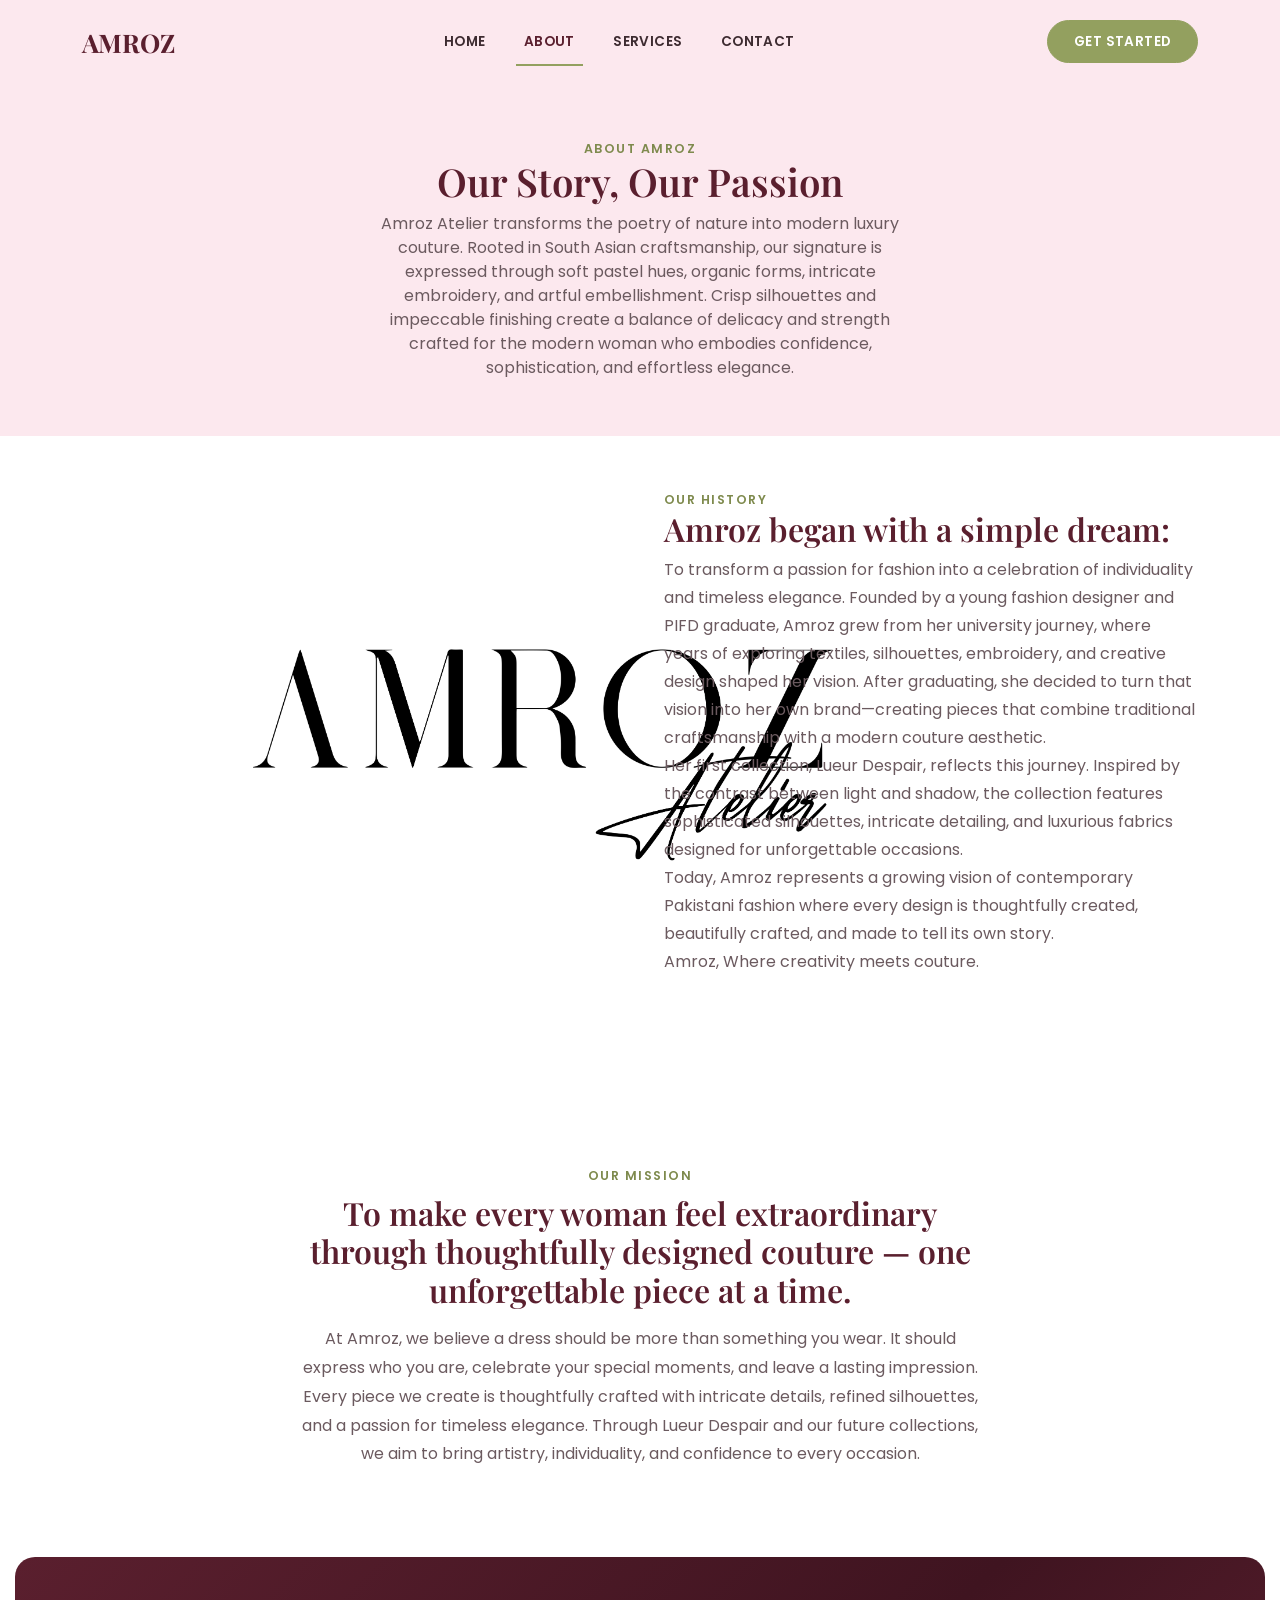
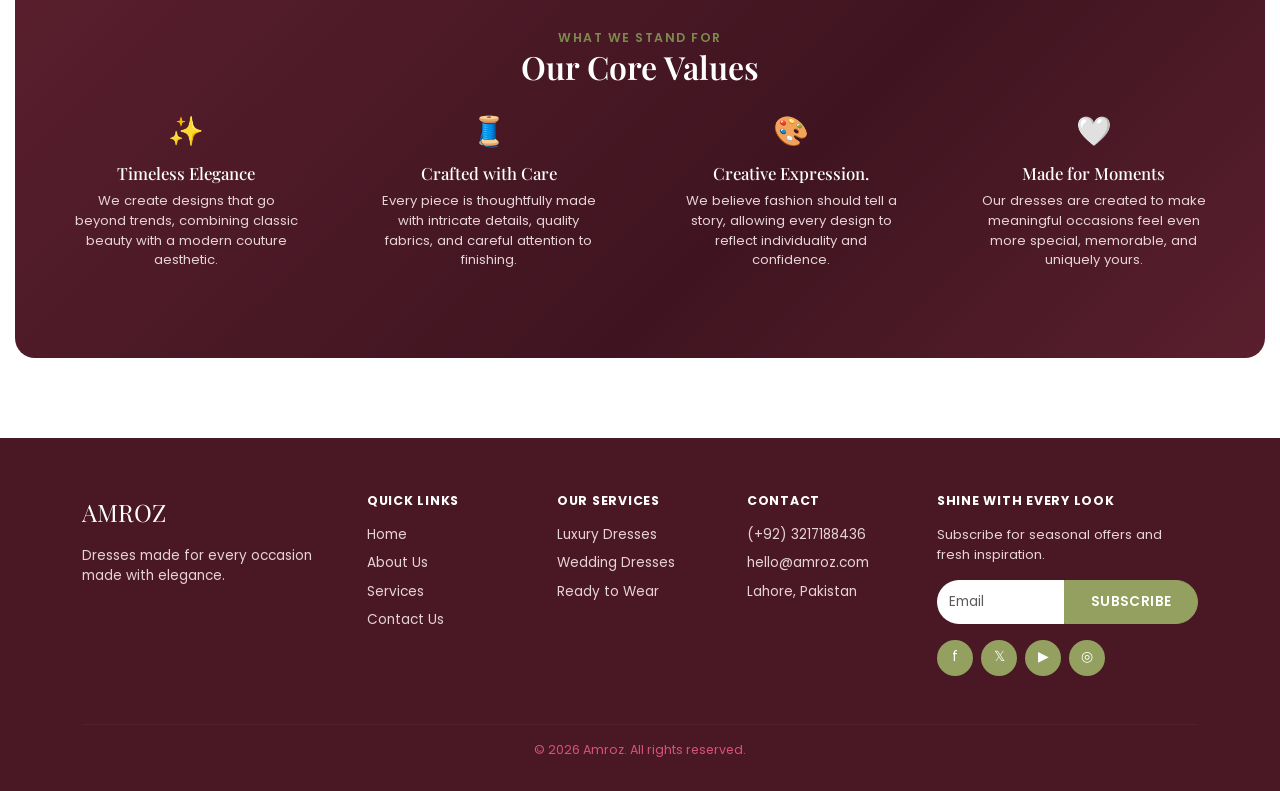
<file: about.html>
<!DOCTYPE html>
<html lang="en">
<head>
<meta charset="UTF-8">
<meta name="viewport" content="width=device-width, initial-scale=1.0">
<title>AMROZ | About Us - Our Story, Team &amp; Values</title>
<link rel="preconnect" href="https://fonts.googleapis.com">
<link href="https://fonts.googleapis.com/css2?family=Playfair+Display:wght@500;600;700&family=Poppins:wght@400;500;600;700&display=swap" rel="stylesheet">
<link href="https://cdn.jsdelivr.net/npm/bootstrap@5.3.3/dist/css/bootstrap.min.css" rel="stylesheet">
<link rel="stylesheet" href="style.css">
<link rel="stylesheet" href="index.html">
<link rel="stylesheet" href="services.html">
<link rel="stylesheet" href="contact.html">
</head>
<body>

<!-- NAVBAR -->
<nav class="navbar navbar-expand-lg navbar-fleura">
  <div class="container d-flex align-items-center justify-content-between">
    <a class="brand navbar-brand" href="index.html">AMROZ</a>
    <button class="navbar-toggler" type="button" data-bs-toggle="collapse" data-bs-target="#navMenu" aria-controls="navMenu" aria-label="Toggle navigation">
      <span class="navbar-toggler-icon"></span>
    </button>
    <div class="collapse navbar-collapse" id="navMenu">
      <ul class="navbar-nav mx-auto text-uppercase">
        <li class="nav-item"><a class="nav-link" href="index.html">Home</a></li>
        <li class="nav-item"><a class="nav-link active" href="about.html">About</a></li>
        <li class="nav-item"><a class="nav-link" href="services.html">Services</a></li>
        <li class="nav-item"><a class="nav-link" href="contact.html">Contact</a></li>
      </ul>
    </div>
    <a href="contact.html" class="btn btn-olive d-none d-lg-inline-block text-uppercase">Get Started</a>
  </div>
</nav>

<!-- PAGE HEADER -->
<header class="page-header">
  <div class="eyebrow">ABOUT AMROZ</div>
  <h1>Our Story, Our Passion</h1>
  <p>Amroz Atelier transforms the poetry of nature into modern luxury couture. Rooted in South Asian craftsmanship, our signature is expressed through soft pastel hues, organic forms, intricate embroidery, and artful embellishment. Crisp silhouettes and impeccable finishing create a balance of delicacy and strength crafted for the modern woman who embodies confidence, sophistication, and effortless elegance.</p>
</header>

<!-- BUSINESS HISTORY -->
<section class="story-block">
  <div class="container">
    <div class="row g-5 align-items-center">
      <div class="col-lg-6">
        <img class="main-img" src="Screenshot 2026-09-27 000924.png" alt="AMROZ Logo">
      </div>
      <div class="col-lg-6">
        <div class="eyebrow">OUR HISTORY</div>
        <h2>Amroz began with a simple dream:</h2>
        <p>To transform a passion for fashion into a celebration of individuality and timeless elegance.
Founded by a young fashion designer and PIFD graduate, Amroz grew from her university journey, where years of exploring textiles, silhouettes, embroidery, and creative design shaped her vision. After graduating, she decided to turn that vision into her own brand—creating pieces that combine traditional craftsmanship with a modern couture aesthetic.
<br>
Her first collection, Lueur Despair, reflects this journey. Inspired by the contrast between light and shadow, the collection features sophisticated silhouettes, intricate detailing, and luxurious fabrics designed for unforgettable occasions.
<br>
Today, Amroz represents a growing vision of contemporary Pakistani fashion where every design is thoughtfully created, beautifully crafted, and made to tell its own story.
<br>
Amroz, Where creativity meets couture.</p>
      </div>
    </div>
  </div>
</section>

<!-- MISSION -->
<section class="mission-section">
  <div class="container">
    <span class="eyebrow">OUR MISSION</span>
    <h2>To make every woman feel extraordinary through thoughtfully designed couture — one unforgettable piece at a time.</h2>
    <p>At Amroz, we believe a dress should be more than something you wear. It should express who you are, celebrate your special moments, and leave a lasting impression.
<br>
Every piece we create is thoughtfully crafted with intricate details, refined silhouettes, and a passion for timeless elegance. Through Lueur Despair and our future collections, we aim to bring artistry, individuality, and confidence to every occasion.</p>
  </div>
</section>

<!-- VALUES -->
<section class="values-section">
  <div class="eyebrow">WHAT WE STAND FOR</div>
  <h2 class="mb-4">Our Core Values</h2>
  <div class="row g-4 justify-content-center">
    <div class="col-6 col-md-3">
      <div class="value-card">
        <div class="v-icon">✨</div>
        <h5> Timeless Elegance</h5>
        <p>We create designs that go beyond trends, combining classic beauty with a modern couture aesthetic.</p>
      </div>
    </div>
    <div class="col-6 col-md-3">
      <div class="value-card">
        <div class="v-icon">🧵</div>
        <h5> Crafted with Care</h5>
        <p> Every piece is thoughtfully made with intricate details, quality fabrics, and careful attention to finishing.</p>
      </div>
    </div>
    <div class="col-6 col-md-3">
      <div class="value-card">
        <div class="v-icon">🎨</div>
        <h5> Creative Expression.</h5>
        <p> We believe fashion should tell a story, allowing every design to reflect individuality and confidence.</p>
      </div>
    </div>
    <div class="col-6 col-md-3">
      <div class="value-card">
        <div class="v-icon">🤍</div>
        <h5> Made for Moments</h5>
        <p> Our dresses are created to make meaningful occasions feel even more special, memorable, and uniquely yours.</p>
      </div>
    </div>
  </div>
</section>

<!-- FOOTER -->
<footer class="site-footer">
  <div class="container">
    <div class="row g-4 align-items-start">
      <div class="col-lg-3"><div class="brand mb-3">AMROZ</div><p style="font-size:.85rem;color:#e6d3d8;">Dresses made for every occasion made with elegance.</p></div>
      <div class="col-6 col-lg-2">
        <h6>QUICK LINKS</h6>
        <div class="d-flex flex-column gap-2">
          <a href="index.html">Home</a><a href="about.html">About Us</a><a href="services.html">Services</a><a href="contact.html">Contact Us</a>
        </div>
      </div>
      <div class="col-6 col-lg-2">
        <h6>OUR SERVICES</h6>
        <div class="d-flex flex-column gap-2">
          <a href="services.html#luxurydresses">Luxury Dresses</a><a href="services.html#wedding-florals">Wedding Dresses</a><a href="services.html#ready-to-wear">Ready to Wear</a>
        </div>
      </div>
      <div class="col-lg-2">
        <h6>CONTACT</h6>
        <div class="d-flex flex-column gap-2">
          <a href="tel:+922135551234">(+92) 3217188436 </a>
          <a href="mailto:hello@fleura.com">hello@amroz.com</a>
          <span style="font-size:.85rem;color:#e6d3d8;">Lahore, Pakistan</span>
        </div>
      </div>
      <div class="col-lg-3">
        <h6>SHINE WITH EVERY LOOK</h6>
        <p style="font-size:.82rem;color:#e6d3d8;">Subscribe for seasonal offers and fresh inspiration.</p>
        <form class="subscribe-form d-flex">
          <input type="email" class="form-control" placeholder="Email" required>
          <button class="btn btn-olive subscribe-btn text-uppercase" type="submit">Subscribe</button>
        </form>
        <div class="subscribe-msg small mt-2 d-none" style="color:#44052c;"></div>
        <div class="d-flex gap-2 mt-3">
          <a class="social-icon" href="https://www.facebook.com" target="_blank" rel="noopener">f</a>
          <a class="social-icon" href="https://www.twitter.com" target="_blank" rel="noopener">𝕏</a>
          <a class="social-icon" href="https://www.youtube.com" target="_blank" rel="noopener">▶</a>
          <a class="social-icon" href="https://www.instagram.com" target="_blank" rel="noopener">◎</a>
        </div>
      </div>
    </div>
    <hr class="mt-5">
    <div class="text-center" style="font-size:.78rem;color:#d6527e;">© <span id="footerYear">2026</span> Amroz. All rights reserved.</div>
  </div>
</footer>

<script src="https://cdn.jsdelivr.net/npm/bootstrap@5.3.3/dist/js/bootstrap.bundle.min.js"></script>
<script src="script.js"></script>
</body>
</html>
</file>
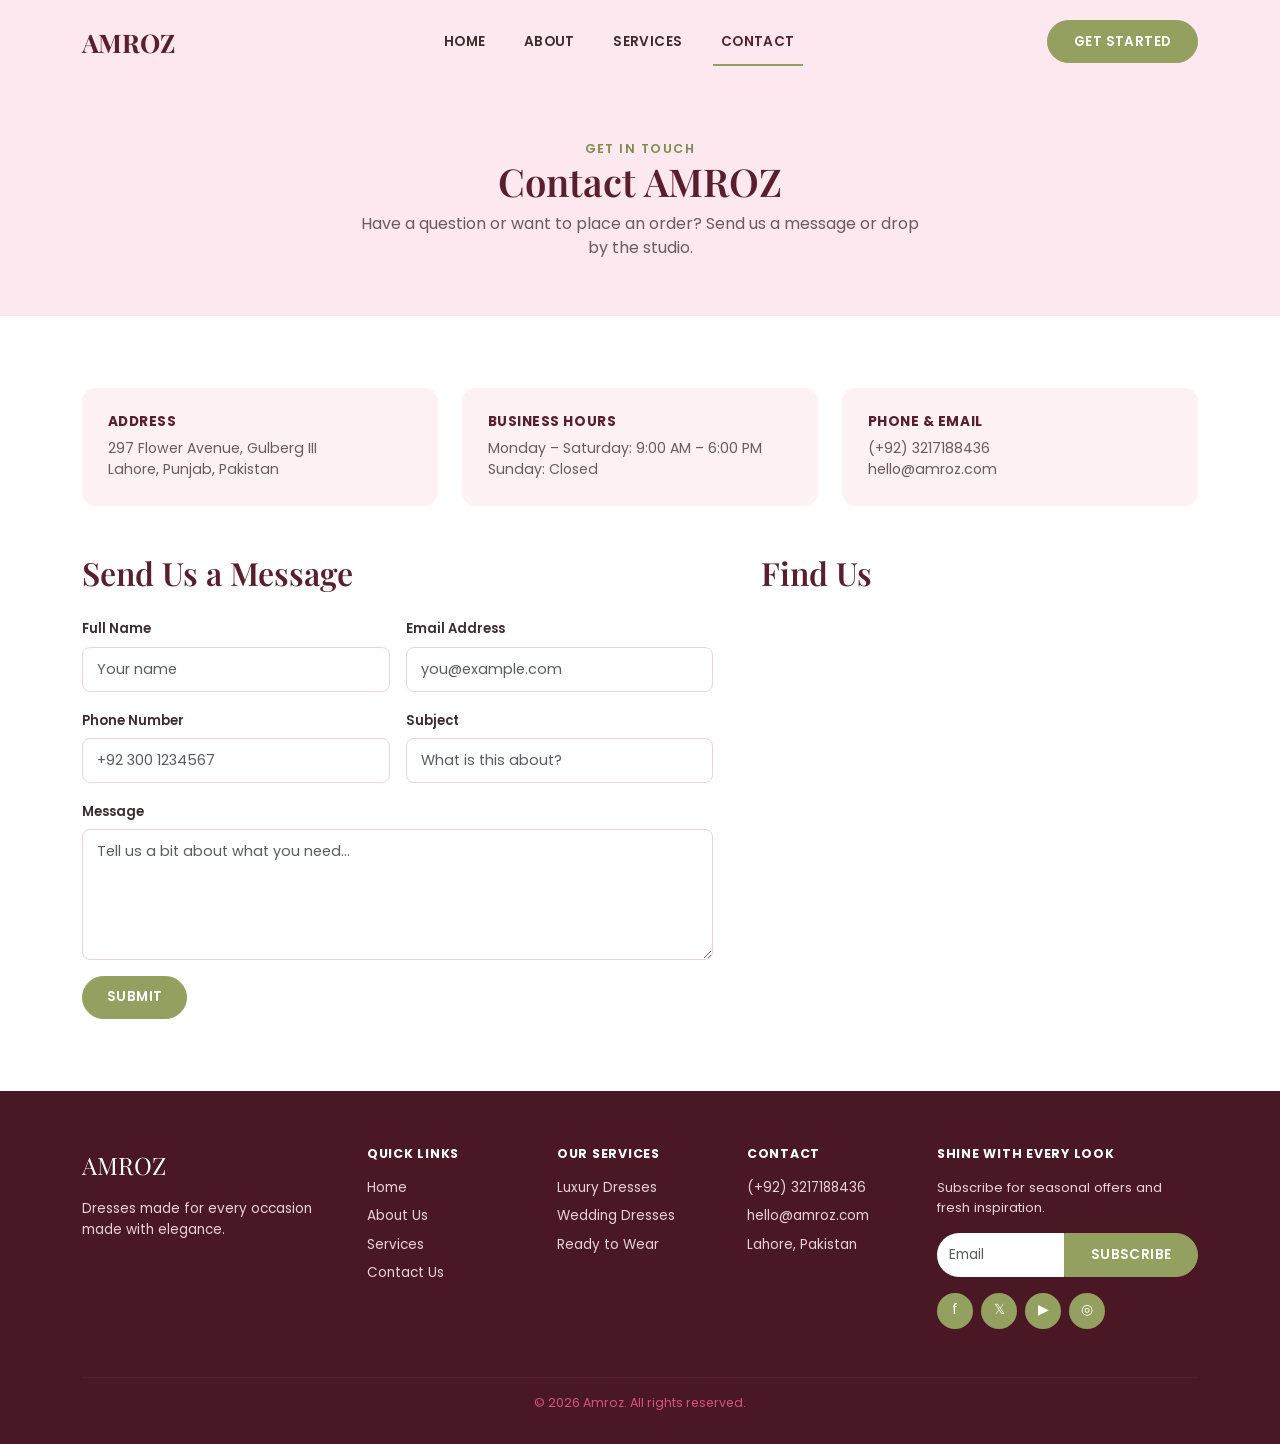
<file: contact.html>
<!DOCTYPE html>
<html lang="en">
<head>
<meta charset="UTF-8">
<meta name="viewport" content="width=device-width, initial-scale=1.0">
<title>AMROZ | Contact Us - Get In Touch</title>
<link rel="preconnect" href="https://fonts.googleapis.com">
<link href="https://fonts.googleapis.com/css2?family=Playfair+Display:wght@500;600;700&family=Poppins:wght@400;500;600;700&display=swap" rel="stylesheet">
<link href="https://cdn.jsdelivr.net/npm/bootstrap@5.3.3/dist/css/bootstrap.min.css" rel="stylesheet">
<link rel="stylesheet" href="style.css">
<link rel="stylesheet" href="index.html">
<link rel="stylesheet" href="about.html">
<link rel="stylesheet" href="services.html">
</head>
<body>

<!-- NAVBAR -->
<nav class="navbar navbar-expand-lg navbar-fleura">
  <div class="container d-flex align-items-center justify-content-between">
    <a class="brand navbar-brand" href="index.html">AMROZ</a>
    <button class="navbar-toggler" type="button" data-bs-toggle="collapse" data-bs-target="#navMenu" aria-controls="navMenu" aria-label="Toggle navigation">
      <span class="navbar-toggler-icon"></span>
    </button>
    <div class="collapse navbar-collapse" id="navMenu">
      <ul class="navbar-nav mx-auto text-uppercase">
        <li class="nav-item"><a class="nav-link" href="index.html">Home</a></li>
        <li class="nav-item"><a class="nav-link" href="about.html">About</a></li>
        <li class="nav-item"><a class="nav-link" href="services.html">Services</a></li>
        <li class="nav-item"><a class="nav-link active" href="contact.html">Contact</a></li>
      </ul>
    </div>
    <a href="contact.html" class="btn btn-olive d-none d-lg-inline-block text-uppercase">Get Started</a>
  </div>
</nav>

<!-- PAGE HEADER -->
<header class="page-header">
  <div class="eyebrow">GET IN TOUCH</div>
  <h1>Contact AMROZ</h1>
  <p>Have a question or want to place an order? Send us a message or drop by the studio.</p>
</header>

<!-- INFO CARDS -->
<section class="contact-section pb-0">
  <div class="container">
    <div class="row g-4 mb-5">
      <div class="col-md-4">
        <div class="info-card">
          <h6>ADDRESS</h6>
          <p>297 Flower Avenue, Gulberg III<br>Lahore, Punjab, Pakistan</p>
        </div>
      </div>
      <div class="col-md-4">
        <div class="info-card">
          <h6>BUSINESS HOURS</h6>
          <p>Monday – Saturday: 9:00 AM – 6:00 PM<br>Sunday: Closed</p>
        </div>
      </div>
      <div class="col-md-4">
        <div class="info-card">
          <h6>PHONE &amp; EMAIL</h6>
          <p>(+92) 3217188436 <br>hello@amroz.com</p>
        </div>
      </div>
    </div>
  </div>
</section>

<!-- CONTACT FORM + MAP -->
<section class="contact-section pt-0">
  <div class="container">
    <div class="row g-5">
      <div class="col-lg-7">
        <h2 class="mb-4">Send Us a Message</h2>
        <div id="contactFormAlert" class="d-none mb-3" role="alert"></div>
        <form class="contact-form row g-3 needs-validation" id="contactForm" novalidate>
          <div class="col-md-6">
            <label for="name" class="form-label">Full Name</label>
            <input type="text" class="form-control" id="name" placeholder="Your name" required>
            <div class="invalid-feedback">Please enter your name.</div>
          </div>
          <div class="col-md-6">
            <label for="email" class="form-label">Email Address</label>
            <input type="email" class="form-control" id="email" placeholder="you@example.com" required>
            <div class="invalid-feedback">Please enter a valid email.</div>
          </div>
          <div class="col-md-6">
            <label for="phone" class="form-label">Phone Number</label>
            <input type="tel" class="form-control" id="phone" placeholder="+92 300 1234567">
          </div>
          <div class="col-md-6">
            <label for="subject" class="form-label">Subject</label>
            <input type="text" class="form-control" id="subject" placeholder="What is this about?" required>
            <div class="invalid-feedback">Please add a subject.</div>
          </div>
          <div class="col-12">
            <label for="message" class="form-label">Message</label>
            <textarea class="form-control" id="message" rows="5" placeholder="Tell us a bit about what you need..." required></textarea>
            <div class="invalid-feedback">Please write a short message.</div>
          </div>
          <div class="col-12">
            <button type="submit" class="btn btn-olive text-uppercase px-4">Submit</button>
          </div>
        </form>
      </div>
      <div class="col-lg-5">
        <h2 class="mb-4">Find Us</h2>
        <div class="map-wrap">
          <iframe src="https://www.google.com/maps?q=Gulberg+III,+Lahore,+Pakistan&output=embed" allowfullscreen="" loading="lazy" referrerpolicy="no-referrer-when-downgrade" title="Fleura studio location in Lahore, Pakistan"></iframe>
        </div>
      </div>
    </div>
  </div>
</section>

<!-- FOOTER -->
 <footer class="site-footer">
  <div class="container">
    <div class="row g-4 align-items-start">
      <div class="col-lg-3"><div class="brand mb-3">AMROZ</div><p style="font-size:.85rem;color:#e6d3d8;">Dresses made for every occasion made with elegance.</p></div>
      <div class="col-6 col-lg-2">
        <h6>QUICK LINKS</h6>
        <div class="d-flex flex-column gap-2">
          <a href="index.html">Home</a><a href="about.html">About Us</a><a href="services.html">Services</a><a href="contact.html">Contact Us</a>
        </div>
      </div>
      <div class="col-6 col-lg-2">
        <h6>OUR SERVICES</h6>
        <div class="d-flex flex-column gap-2">
          <a href="services.html#luxurydresses">Luxury Dresses</a><a href="services.html#wedding-florals">Wedding Dresses</a><a href="services.html#ready-to-wear">Ready to Wear</a>
        </div>
      </div>
      <div class="col-lg-2">
        <h6>CONTACT</h6>
        <div class="d-flex flex-column gap-2">
          <a href="tel:+922135551234">(+92) 3217188436 </a>
          <a href="mailto:hello@fleura.com">hello@amroz.com</a>
          <span style="font-size:.85rem;color:#e6d3d8;">Lahore, Pakistan</span>
        </div>
      </div>
      <div class="col-lg-3">
        <h6>SHINE WITH EVERY LOOK</h6>
        <p style="font-size:.82rem;color:#e6d3d8;">Subscribe for seasonal offers and fresh inspiration.</p>
        <form class="subscribe-form d-flex">
          <input type="email" class="form-control" placeholder="Email" required>
          <button class="btn btn-olive subscribe-btn text-uppercase" type="submit">Subscribe</button>
        </form>
        <div class="subscribe-msg small mt-2 d-none" style="color:#44052c;"></div>
        <div class="d-flex gap-2 mt-3">
          <a class="social-icon" href="https://www.facebook.com" target="_blank" rel="noopener">f</a>
          <a class="social-icon" href="https://www.twitter.com" target="_blank" rel="noopener">𝕏</a>
          <a class="social-icon" href="https://www.youtube.com" target="_blank" rel="noopener">▶</a>
          <a class="social-icon" href="https://www.instagram.com" target="_blank" rel="noopener">◎</a>
        </div>
      </div>
    </div>
    <hr class="mt-5">
    <div class="text-center" style="font-size:.78rem;color:#d6527e;">© <span id="footerYear">2026</span> Amroz. All rights reserved.</div>
  </div>
</footer>

<script src="https://cdn.jsdelivr.net/npm/bootstrap@5.3.3/dist/js/bootstrap.bundle.min.js"></script>
<script src="script.js"></script>
</body>
</html>
</file>
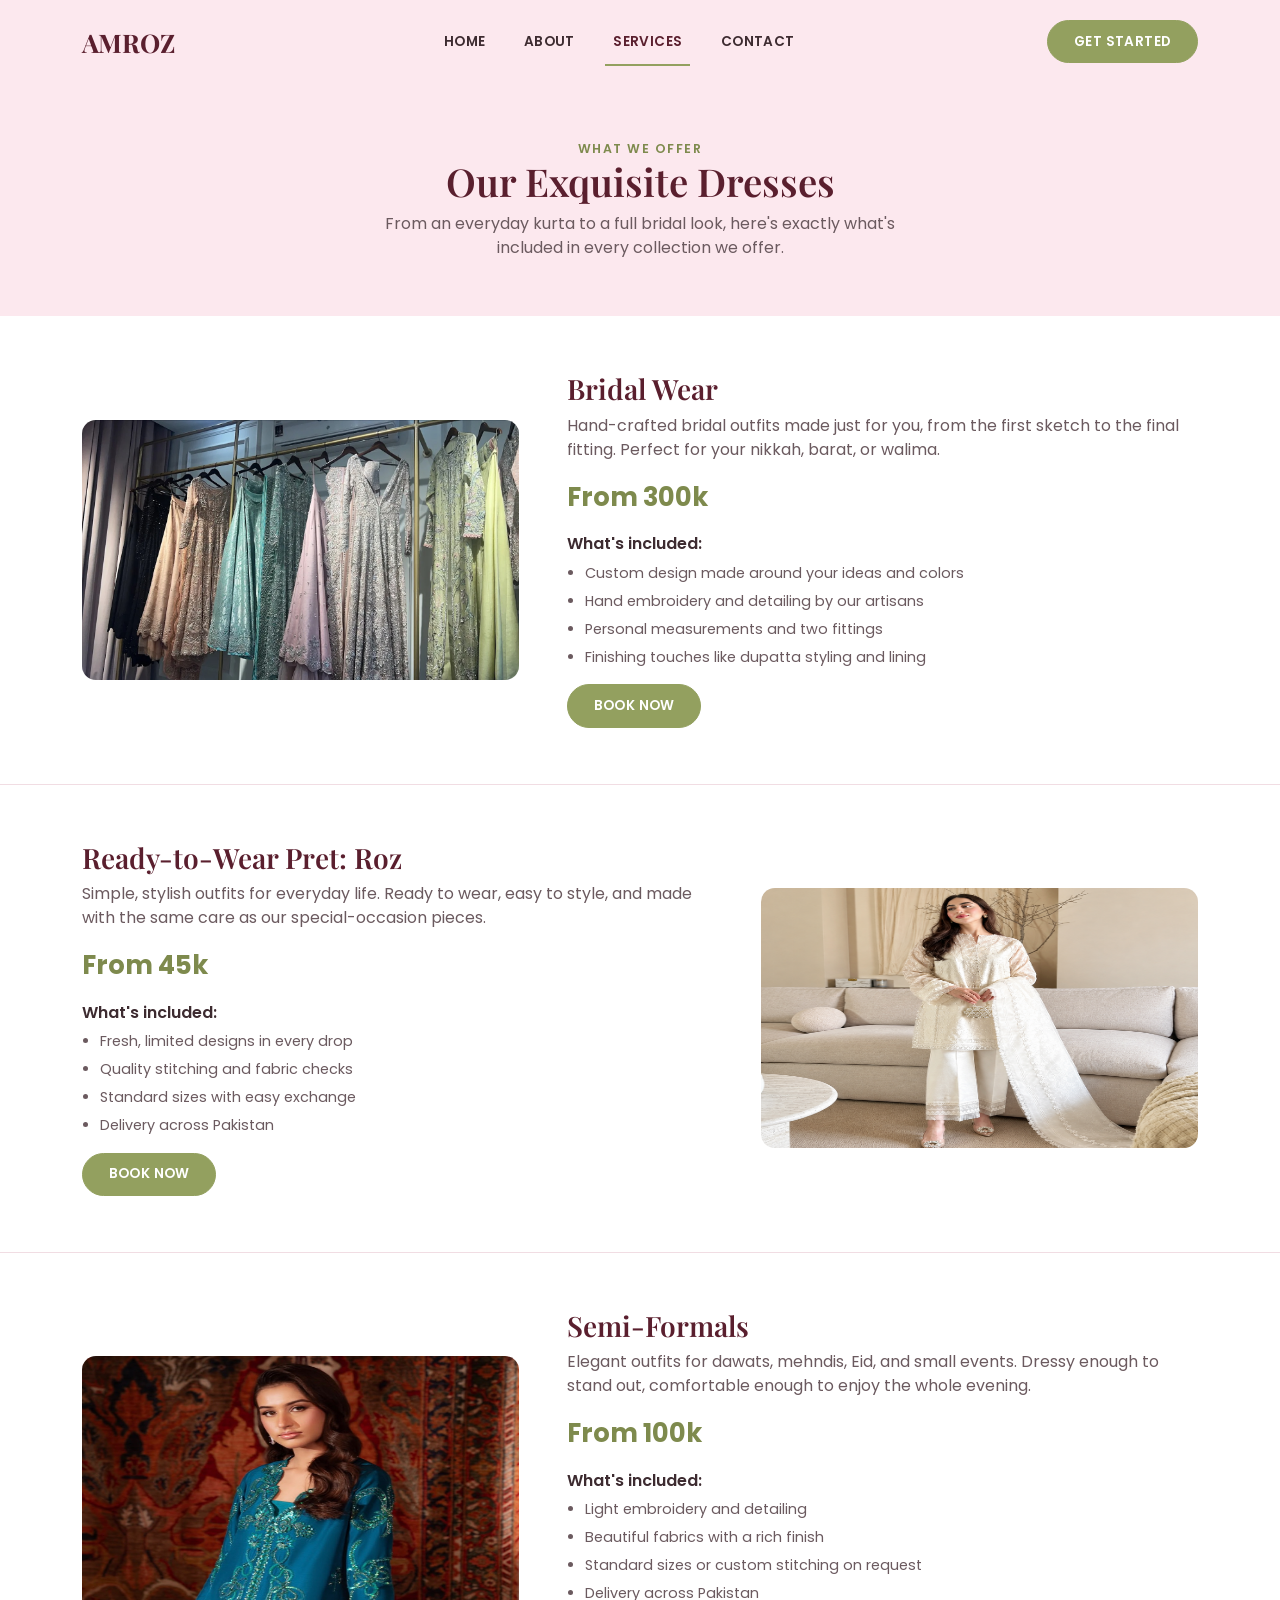
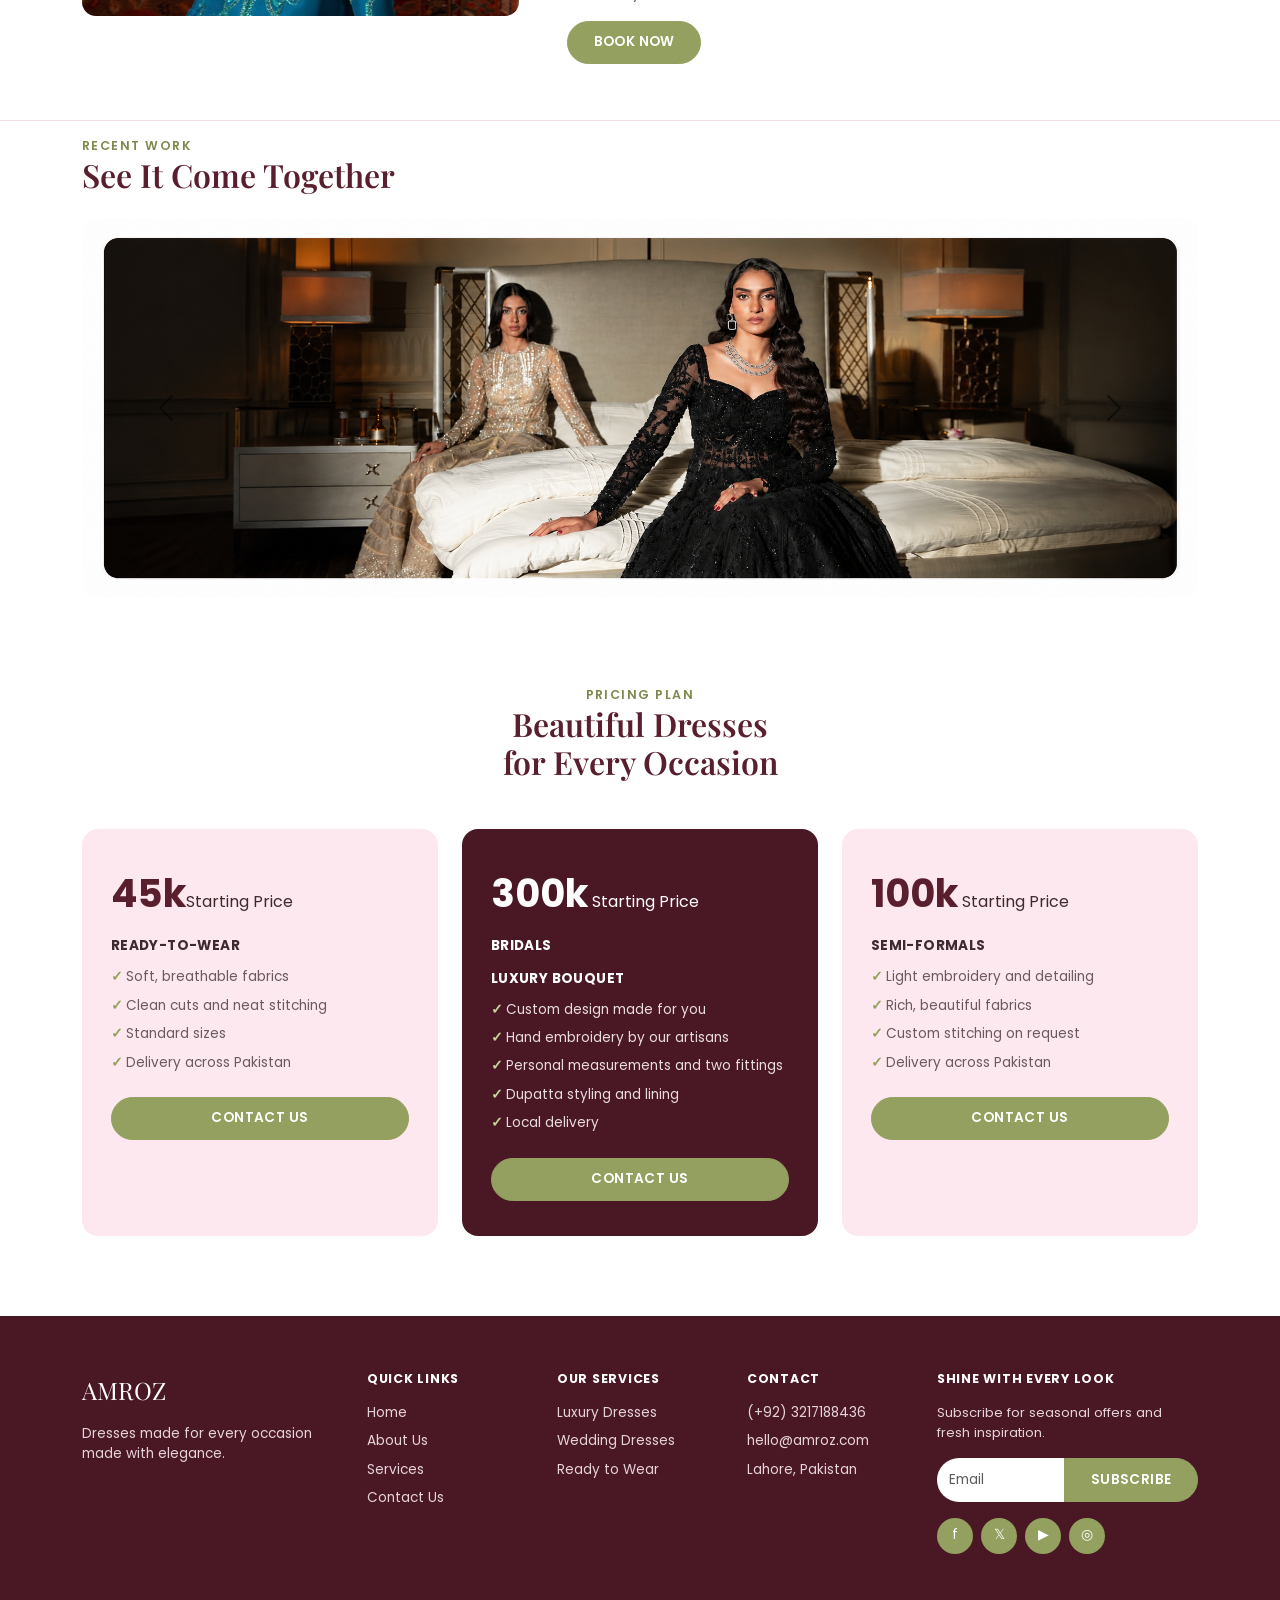
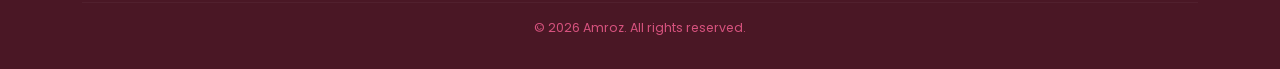
<file: services.html>
<!DOCTYPE html>
<html lang="en">
<head>
<meta charset="UTF-8">
<meta name="viewport" content="width=device-width, initial-scale=1.0">
<title>AMROZ | Services - PRET, Weddings &amp; Semi Formals </title>
<link rel="preconnect" href="https://fonts.googleapis.com">
<link href="https://fonts.googleapis.com/css2?family=Playfair+Display:wght@500;600;700&family=Poppins:wght@400;500;600;700&display=swap" rel="stylesheet">
<link href="https://cdn.jsdelivr.net/npm/bootstrap@5.3.3/dist/css/bootstrap.min.css" rel="stylesheet">
<link rel="stylesheet" href="style.css">
<link rel="stylesheet" href="index.html">
<link rel="stylesheet" href="about.html">
<link rel="stylesheet" href="contact.html">
</head>
<body>

<!-- NAVBAR -->
<nav class="navbar navbar-expand-lg navbar-fleura">
  <div class="container d-flex align-items-center justify-content-between">
    <a class="brand navbar-brand" href="index.html"> AMROZ </a>
    <button class="navbar-toggler" type="button" data-bs-toggle="collapse" data-bs-target="#navMenu" aria-controls="navMenu" aria-label="Toggle navigation">
      <span class="navbar-toggler-icon"></span>
    </button>
    <div class="collapse navbar-collapse" id="navMenu">
      <ul class="navbar-nav mx-auto text-uppercase">
        <li class="nav-item"><a class="nav-link" href="index.html">Home</a></li>
        <li class="nav-item"><a class="nav-link" href="about.html">About</a></li>
        <li class="nav-item"><a class="nav-link active" href="services.html">Services</a></li>
        <li class="nav-item"><a class="nav-link" href="contact.html">Contact</a></li>
      </ul>
    </div>
    <a href="contact.html" class="btn btn-olive d-none d-lg-inline-block text-uppercase">Get Started</a>
  </div>
</nav>

<!-- PAGE HEADER -->
<header class="page-header">
  <div class="eyebrow">WHAT WE OFFER</div>
  <h1>Our Exquisite Dresses</h1>
  <p>From an everyday kurta to a full bridal look, here's exactly what's included in every collection we offer.</p>
</header>

<!-- SERVICE 1 -->
<section class="service-full" id="fresh-bouquets">
  <div class="container">
    <div class="row g-5 align-items-center">
      <div class="col-lg-5">
        <img class="service-thumb" src="ANWiy9TXHrK8Bxd6Fy7hzQwsjoeF6DYd.jpg" alt="Fresh hand-tied bridal Wear">
      </div>
      <div class="col-lg-7">
        <h3>Bridal Wear</h3>
        <p style="color:var(--muted);">Hand-crafted bridal outfits made just for you, from the first sketch to the final fitting. Perfect for your nikkah, barat, or walima.</p>
        <div class="price-tag">From 300k</div>
        <p style="font-weight:600;color:var(--ink);margin-top:1rem;margin-bottom:.4rem;">What's included:</p>
        <ul>
          <li>Custom design made around your ideas and colors
</li>
          <li>Hand embroidery and detailing by our artisans </li>
          <li>Personal measurements and two fittings</li>
          <li>Finishing touches like dupatta styling and lining</li>
        </ul>
        <a href="contact.html" class="btn btn-olive text-uppercase">Book Now</a>
      </div>
    </div>
  </div>
</section>

<!-- SERVICE 2 -->
<section class="service-full" id="wedding-florals">
  <div class="container">
    <div class="row g-5 align-items-center flex-lg-row-reverse">
      <div class="col-lg-5">
        <img class="service-thumb" src="roz.png" alt="Ready to Wear">
      </div>
      <div class="col-lg-7">
        <h3>Ready-to-Wear Pret: Roz</h3>
        <p style="color:var(--muted);">Simple, stylish outfits for everyday life. Ready to wear, easy to style, and made with the same care as our special-occasion pieces.</p>
        <div class="price-tag">From 45k</div>
        <p style="font-weight:600;color:var(--ink);margin-top:1rem;margin-bottom:.4rem;">What's included:</p>
        <ul>
          <li>Fresh, limited designs in every drop</li>
          <li>Quality stitching and fabric checks</li>
          <li>Standard sizes with easy exchange</li>
          <li>Delivery across Pakistan</li>
        </ul>
        <a href="contact.html" class="btn btn-olive text-uppercase">Book Now</a>
      </div>
    </div>
  </div>
</section>

<!-- SERVICE 3 -->
<section class="service-full" id="event-decorations">
  <div class="container">
    <div class="row g-5 align-items-center">
      <div class="col-lg-5">
        <img class="service-thumb" src="evara.jpeg" alt="Event floral installation">
      </div>
      <div class="col-lg-7">
        <h3>Semi-Formals</h3>
        <p style="color:var(--muted);">Elegant outfits for dawats, mehndis, Eid, and small events. Dressy enough to stand out, comfortable enough to enjoy the whole evening.</p>
        <div class="price-tag">From 100k</div>
        <p style="font-weight:600;color:var(--ink);margin-top:1rem;margin-bottom:.4rem;">What's included:</p>
        <ul>
          <li>Light embroidery and detailing</li>
          <li>Beautiful fabrics with a rich finish</li>
          <li>Standard sizes or custom stitching on request </li>
          <li>Delivery across Pakistan</li>
        </ul>
        <a href="contact.html" class="btn btn-olive text-uppercase">Book Now</a>
      </div>
    </div>
  </div>
</section>
<!-- RECENT WORK CAROUSEL -->
<section class="recent-work">
  <div class="container">
    <div class="eyebrow">RECENT WORK</div>
    <h2 class="mb-4">See It Come Together</h2>
    <div id="workCarousel" class="carousel slide" data-bs-ride="carousel">
      <div class="carousel-inner">
        <div class="carousel-item active"><img src="12345.png" alt="Recent wedding projects"></div>
        <div class="carousel-item"><img src="okkkk.png" alt="Recent event decoration project"></div>
        <div class="carousel-item"><img src="weddingggg.png" alt="Recent another project"></div>
      </div>
      <button class="carousel-control-prev" type="button" data-bs-target="#workCarousel" data-bs-slide="prev">
        <span class="carousel-control-prev-icon dark-icon" aria-hidden="true"></span><span class="visually-hidden">Previous</span>
      </button>
      <button class="carousel-control-next" type="button" data-bs-target="#workCarousel" data-bs-slide="next">
        <span class="carousel-control-next-icon dark-icon" aria-hidden="true"></span><span class="visually-hidden">Next</span>
      </button>
    </div>
  </div>
</section>

<!-- PRICING PACKAGES -->
<section class="pricing" id="pricing">
  <div class="container">
    <div class="eyebrow">PRICING PLAN</div>
    <h2 class="mb-5">Beautiful Dresses<br>for Every Occasion</h2>
<!--Card 1-->
    <div class="row g-4">
      <div class="col-md-4">
        <div class="price-card">
    <p><span class="amount">45k</span>Starting Price</p>        
          <h5>READY-TO-WEAR</h5>
          <ul><li>Soft, breathable fabrics</li><li>Clean cuts and neat stitching</li><li>Standard sizes</li><li> Delivery across Pakistan</li></ul>
          <a href="contact.html" class="btn btn-olive w-100 text-uppercase mt-2">Contact Us</a>
        </div>
      </div>
<!--Card 2-->
      <div class="col-md-4">
        <div class="price-card featured">
      <p><span class="amount">300k</span> Starting Price  </p>
       <h5>BRIDALS</h5>
          <h5>LUXURY BOUQUET</h5>
          <ul><li>Custom design made for you</li><li>Hand embroidery by our artisans </li><li> Personal measurements and two fittings</li><li>Dupatta styling and lining</li><li>Local delivery</li></ul>
          <a href="contact.html" class="btn btn-olive w-100 text-uppercase mt-2">Contact Us</a>
        </div>
      </div>
<!--Card 3-->
      <div class="col-md-4">
        <div class="price-card">
          <p><span class="amount">100k</span> Starting Price  </p>
       <h5>SEMI-FORMALS</h5>
          <ul><li>Light embroidery and detailing</li><li> Rich, beautiful fabrics</li><li>Custom stitching on request
</li><li>Delivery across Pakistan</li></ul>
          <a href="contact.html" class="btn btn-olive w-100 text-uppercase mt-2">Contact Us</a>
        </div>
      </div>
    </div>
  </div>
</section>

<!-- FOOTER -->
 <footer class="site-footer">
  <div class="container">
    <div class="row g-4 align-items-start">
      <div class="col-lg-3"><div class="brand mb-3">AMROZ</div><p style="font-size:.85rem;color:#e6d3d8;">Dresses made for every occasion made with elegance.</p></div>
      <div class="col-6 col-lg-2">
        <h6>QUICK LINKS</h6>
        <div class="d-flex flex-column gap-2">
          <a href="index.html">Home</a><a href="about.html">About Us</a><a href="services.html">Services</a><a href="contact.html">Contact Us</a>
        </div>
      </div>
      <div class="col-6 col-lg-2">
        <h6>OUR SERVICES</h6>
        <div class="d-flex flex-column gap-2">
          <a href="services.html#luxurydresses">Luxury Dresses</a><a href="services.html#wedding-florals">Wedding Dresses</a><a href="services.html#ready-to-wear">Ready to Wear</a>
        </div>
      </div>
      <div class="col-lg-2">
        <h6>CONTACT</h6>
        <div class="d-flex flex-column gap-2">
          <a href="tel:+922135551234">(+92) 3217188436 </a>
          <a href="mailto:hello@fleura.com">hello@amroz.com</a>
          <span style="font-size:.85rem;color:#e6d3d8;">Lahore, Pakistan</span>
        </div>
      </div>
      <div class="col-lg-3">
        <h6>SHINE WITH EVERY LOOK</h6>
        <p style="font-size:.82rem;color:#e6d3d8;">Subscribe for seasonal offers and fresh inspiration.</p>
        <form class="subscribe-form d-flex">
          <input type="email" class="form-control" placeholder="Email" required>
          <button class="btn btn-olive subscribe-btn text-uppercase" type="submit">Subscribe</button>
        </form>
        <div class="subscribe-msg small mt-2 d-none" style="color:#44052c;"></div>
        <div class="d-flex gap-2 mt-3">
          <a class="social-icon" href="https://www.facebook.com" target="_blank" rel="noopener">f</a>
          <a class="social-icon" href="https://www.twitter.com" target="_blank" rel="noopener">𝕏</a>
          <a class="social-icon" href="https://www.youtube.com" target="_blank" rel="noopener">▶</a>
          <a class="social-icon" href="https://www.instagram.com" target="_blank" rel="noopener">◎</a>
        </div>
      </div>
    </div>
    <hr class="mt-5">
    <div class="text-center" style="font-size:.78rem;color:#d6527e;">© <span id="footerYear">2026</span> Amroz. All rights reserved.</div>
  </div>
</footer>

<script src="https://cdn.jsdelivr.net/npm/bootstrap@5.3.3/dist/js/bootstrap.bundle.min.js"></script>
<script src="script.js"></script>
</body>
</html>
</file>
<file: style.css>
:root{
  --pink:#fce8ee;
  --pink-soft:#fdf1f4;
  --maroon:#5a1f2e;
  --maroon-dark:#4a1725;
  --olive:#93a05f;
  --olive-dark:#7e8a4d;
  --ink:#3d2b30;
  --muted:#6b5a5f;
}
*{box-sizing:border-box;}
html{scroll-behavior:smooth;}
body{font-family:'Poppins',sans-serif;color:var(--ink);background:#fff;overflow-x:hidden;}
h1,h2,h3,.brand{font-family:'Playfair Display',serif;}
.eyebrow{font-size:.78rem;letter-spacing:.12em;color:var(--olive-dark);font-weight:600;}
.btn-olive{background:var(--olive);border-color:var(--olive);color:#fff;border-radius:30px;padding:.65rem 1.6rem;font-size:.85rem;font-weight:600;letter-spacing:.03em;}
.btn-olive:hover{background:var(--olive-dark);border-color:var(--olive-dark);color:#fff;}
.btn-outline-olive{border:1px solid var(--olive);color:var(--olive-dark);border-radius:30px;padding:.6rem 1.5rem;font-weight:600;font-size:.85rem;}
.btn-outline-olive:hover{background:var(--olive);color:#fff;}

/* Navbar */
.navbar-fleura{background:var(--pink);padding:1.1rem 0;}
.navbar-fleura .brand{font-size:1.6rem;color:var(--maroon);font-weight:700;}
.navbar-fleura .nav-link{color:var(--ink);font-size:.85rem;font-weight:600;letter-spacing:.03em;margin:0 .7rem;position:relative;}
.navbar-fleura .nav-link:hover{color:var(--maroon);}
.navbar-fleura .nav-link.active{color:var(--maroon);}
.navbar-fleura .nav-link.active::after{content:"";position:absolute;left:0;right:0;bottom:-6px;height:2px;background:var(--olive);}

/* Hero (home) */
.hero{background:var(--pink);padding:3rem 0 4rem;}
.hero-tags span{font-size:.78rem;letter-spacing:.08em;font-weight:600;color:var(--maroon);margin-right:1.2rem;}
.hero h1{font-size:3.1rem;line-height:1.15;color:var(--maroon);font-weight:600;}
.hero p{color:var(--muted);font-size:.95rem;}
.play-circle{width:56px;height:56px;border-radius:50%;background:#fff;display:flex;align-items:center;justify-content:center;box-shadow:0 4px 14px rgba(0,0,0,.12);flex:none;}
.hero-strip{background:var(--maroon-dark);border-radius:14px;padding:1.5rem 1rem .5rem;margin-top:2.5rem;overflow:hidden;}

/* Generic page header (About/Services/Contact) */
.page-header{background:var(--pink);padding:3.5rem 0;text-align:center;}
.page-header h1{color:var(--maroon);font-size:2.4rem;font-weight:600;}
.page-header p{color:var(--muted);max-width:560px;margin:0 auto;}

/* About */
.about{padding:5rem 0;}
.about img.main-img,.about .main-img{border-radius:10px;width:100%;height:420px;object-fit:cover;}
.about .small-img{border-radius:10px;width:100%;height:160px;object-fit:cover;}
.about h2{color:var(--maroon);font-size:2.1rem;font-weight:600;}
.about p{color:var(--muted);font-size:.92rem;line-height:1.7;}
.stat-box{background:var(--pink-soft);border-radius:10px;padding:1.3rem .5rem;text-align:center;}
.stat-box h3{color:var(--maroon);font-size:1.9rem;margin:0;font-weight:700;font-family:'Poppins',sans-serif;}
.stat-box span{font-size:.72rem;letter-spacing:.05em;color:var(--muted);font-weight:600;}

.story-block{padding:1rem 0 4rem;}
.story-block h2{color:var(--maroon);font-weight:600;}
.story-block p{color:var(--muted);line-height:1.75;}

.team-section{background:var(--pink-soft);padding:4.5rem 0;}
.team-card{background:#fff;border-radius:14px;padding:1.5rem;text-align:center;height:100%;box-shadow:0 4px 16px rgba(90,31,46,.06);}
.team-card img{width:120px;height:120px;border-radius:50%;object-fit:cover;margin-bottom:1rem;}
.team-card h5{color:var(--maroon);font-weight:600;margin-bottom:.1rem;}
.team-card .role{color:var(--olive-dark);font-size:.8rem;font-weight:600;letter-spacing:.03em;}
.team-card p{color:var(--muted);font-size:.85rem;margin-top:.6rem;}

.mission-section{padding:4.5rem 0;text-align:center;}
.mission-section .eyebrow{display:block;}
.mission-section h2{color:var(--maroon);font-weight:600;max-width:700px;margin:0.5rem auto 1rem;}
.mission-section p{max-width:680px;margin:0 auto;color:var(--muted);font-size:1rem;line-height:1.8;}

.values-section{background:linear-gradient(135deg,#5a1f2e 0%,#3f1420 60%,#5a1f2e 100%);padding:4.5rem 2rem;border-radius:20px;margin:1rem 15px 5rem;color:#fff;text-align:center;}
.values-section h2{font-weight:600;}
.value-card{max-width:230px;margin:0 auto;}
.value-card .v-icon{font-size:1.8rem;margin-bottom:.6rem;}
.value-card h5{font-family:'Playfair Display',serif;font-size:1.05rem;}
.value-card p{font-size:.82rem;color:#e6d3d8;}

/* Why choose us (home) */
.why-section{background:linear-gradient(135deg,#5a1f2e 0%,#3f1420 60%,#5a1f2e 100%);border-radius:20px;padding:4rem 3rem;color:#fff;margin:1rem 15px 5rem;text-align:center;}
.why-section h2{font-size:2.1rem;font-weight:600;}
.why-section .eyebrow{color:#d9b8c3;}
.why-item{max-width:260px;}
.why-item h5{font-family:'Playfair Display',serif;font-size:1.05rem;margin-top:.6rem;}
.why-item p{font-size:.82rem;color:#e6d3d8;}

/* Services (home teaser + full page) */
.services{padding:1rem 0 5rem;}
.services h2{color:var(--maroon);font-weight:600;}
.service-card{background:var(--pink);border-radius:14px;padding:1.8rem;height:100%;}
.service-card .icon-circle{width:64px;height:64px;border-radius:50%;}
.service-card .arrow{width:38px;height:38px;border-radius:50%;background:var(--olive);color:#fff;display:flex;align-items:center;justify-content:center;margin-left:auto;}
.service-card h5{color:var(--maroon);font-weight:600;margin-top:1rem;}
.service-card p{font-size:.85rem;color:var(--muted);}

.service-full{padding:3.5rem 0;border-bottom:1px solid #f1dde3;}
.service-full:last-of-type{border-bottom:none;}
.service-full h3{color:var(--maroon);font-weight:600;}
.service-full .price-tag{font-size:1.6rem;font-weight:700;color:var(--olive-dark);}
.service-full ul{padding-left:1.1rem;color:var(--muted);font-size:.9rem;}
.service-full ul li{margin-bottom:.4rem;}
.service-thumb{border-radius:14px;width:100%;height:260px;}

/* CTA banner */
.cta-banner{position:relative;border-radius:16px;overflow:hidden;margin:0 15px 5rem;min-height:280px;display:flex;align-items:center;}
.cta-banner .overlay{position:absolute;inset:0;}
.cta-banner .content{position:relative;color:#fff;padding:2.5rem 3rem;}
.cta-banner h2{font-size:2rem;font-weight:600;}
.cta-banner p{color:#e9dfe2;font-size:.9rem;}

/* Pricing */
.pricing{padding:1rem 0 5rem;text-align:center;}
.pricing h2{color:var(--maroon);font-weight:600;}
.price-card{background:var(--pink);border-radius:16px;padding:2.2rem 1.8rem;height:100%;text-align:left;}
.price-card.featured{background:var(--maroon-dark);color:#fff;}
.price-card .amount{font-size:2.4rem;font-weight:700;color:var(--maroon);}
.price-card.featured .amount{color:#fff;}
.price-card .per{font-size:.85rem;color:var(--muted);}
.price-card.featured .per{color:#d9b8c3;}
.price-card h5{margin:1rem 0 .8rem;letter-spacing:.03em;font-size:.85rem;font-weight:700;}
.price-card ul{list-style:none;padding:0;font-size:.85rem;}
.price-card ul li{margin-bottom:.5rem;color:var(--muted);}
.price-card.featured ul li{color:#e9dcdf;}
.price-card ul li::before{content:"✓ ";color:var(--olive);font-weight:700;}
.price-card.featured ul li::before{color:#c8d69a;}

/* Testimonials */
.testimonials{padding:1rem 0 5rem;}
.testimonials h2{color:var(--maroon);font-weight:600;}
.review-card{background:var(--pink);border-radius:14px;padding:1.6rem;height:100%;}
.review-card p{font-size:.85rem;color:var(--muted);}
.review-card .stars{color:#e0a03a;font-size:.85rem;}
.review-card .who{font-weight:700;font-size:.85rem;color:var(--maroon);}
.review-card .role{font-size:.72rem;color:var(--muted);}
.review-card .avatar{width:42px;height:42px;border-radius:50%;object-fit:cover;}
.side-img{border-radius:14px;width:100%;height:100%;min-height:320px;object-fit:cover;}

/* FAQ */
.faq{padding:1rem 0 5rem;max-width:900px;}
.faq h2{color:var(--maroon);font-weight:600;}
.accordion-item{background:var(--pink);border:none;border-radius:10px !important;margin-bottom:.8rem;overflow:hidden;}
.accordion-button{background:var(--pink);font-weight:600;font-size:.9rem;color:var(--ink);}
.accordion-button:not(.collapsed){background:var(--maroon-dark);color:#fff;}
.accordion-button:focus{box-shadow:none;}
.accordion-body{font-size:.85rem;color:var(--muted);}

/* Gallery */
.gallery{padding-bottom:5rem;}
.gallery img{width:100%;height:230px;object-fit:cover;border-radius:10px;}
.gallery-cta{background:var(--maroon-dark);border-radius:10px;color:#fff;height:230px;display:flex;flex-direction:column;justify-content:center;align-items:center;text-align:center;padding:1.5rem;}
.gallery-cta h5{font-family:'Playfair Display',serif;font-size:1.1rem;}
.gallery-cta p{font-size:.8rem;color:#e6d3d8;}

/* Contact page */
.contact-section{padding:4.5rem 0;}
.contact-section h2{color:var(--maroon);font-weight:600;}
.contact-form label{font-size:.82rem;font-weight:600;color:var(--ink);}
.contact-form .form-control{border-radius:8px;border:1px solid #ecd3da;padding:.65rem .9rem;font-size:.9rem;}
.contact-form .form-control:focus{border-color:var(--olive);box-shadow:0 0 0 .2rem rgba(147,160,95,.15);}
.info-card{background:var(--pink-soft);border-radius:14px;padding:1.6rem;height:100%;}
.info-card h6{color:var(--maroon);font-weight:700;font-size:.85rem;letter-spacing:.04em;}
.info-card p{color:var(--muted);font-size:.88rem;margin-bottom:0;}
.map-wrap{border-radius:14px;overflow:hidden;height:340px;}
.map-wrap iframe{width:100%;height:100%;border:0;}

/* Footer */
footer.site-footer{background:var(--maroon-dark);color:#f1e4e8;padding:3.5rem 0 2rem;}
footer .brand{color:#fff;font-size:1.5rem;}
footer h6{font-size:.78rem;letter-spacing:.06em;font-weight:700;color:#fff;margin-bottom:1rem;}
footer a{color:#e6d3d8;text-decoration:none;font-size:.85rem;}
footer a:hover{color:#fff;}
footer .social-icon{width:36px;height:36px;border-radius:50%;background:var(--olive);display:flex;align-items:center;justify-content:center;color:#fff;}
footer .form-control{border-radius:30px 0 0 30px;border:none;font-size:.85rem;}
footer .subscribe-btn{border-radius:0 30px 30px 0;}
footer hr{border-color:rgba(255,255,255,.15);}

@media (max-width:768px){
  .hero h1{font-size:2.1rem;}
  .why-section,.values-section{padding:2.5rem 1.2rem;margin:1rem 10px 3rem;}
  .cta-banner{margin:0 10px 3rem;}
  .page-header h1{font-size:1.9rem;}
}

/* Hero carousel (photos + video modal) */
.hero-carousel-wrap{position:relative;}
.hero-slide-img{width:100%;height:640px;object-fit:cover;display:block;}
.hero-overlay{position:absolute;inset:0;display:flex;align-items:center;background:linear-gradient(90deg,rgba(20,10,14,.55),rgba(20,10,14,.15));}
.hero-overlay .hero-tags span{color:#fff;}
.hero-overlay h1{color:#fff;font-size:3rem;line-height:1.15;font-weight:600;}
.hero-overlay p{color:#f1e4e8;font-size:.95rem;max-width:480px;}
.play-circle{width:56px;height:56px;border-radius:50%;background:#fff;display:flex;align-items:center;justify-content:center;box-shadow:0 4px 14px rgba(0,0,0,.25);flex:none;color:var(--maroon);font-size:1rem;cursor:pointer;}
.carousel-control-prev-icon.dark-icon,.carousel-control-next-icon.dark-icon{filter:invert(1) grayscale(100);}

/* Home about images as real <img> */
.about img.main-img{border-radius:10px;width:100%;height:420px;object-fit:cover;}
.about img.small-img{border-radius:10px;width:100%;height:160px;object-fit:cover;}
.service-card img.icon-circle{width:64px;height:64px;border-radius:50%;object-fit:cover;}
.service-card{position:relative;}
.testimonials img.side-img{border-radius:14px;width:100%;height:100%;min-height:320px;object-fit:cover;}
.review-card img.avatar{width:42px;height:42px;border-radius:50%;object-fit:cover;}

/* Gallery carousel */
.gallery-carousel-section{padding:1rem 0 5rem;}
.gallery-carousel-section h2{color:var(--maroon);font-weight:600;}
.gallery-carousel-section img{width:100%;height:230px;object-fit:cover;border-radius:10px;}
.gallery-carousel-section .carousel-control-prev,
.gallery-carousel-section .carousel-control-next{width:5%;}

/* Studio gallery (About page) */
.studio-gallery{padding:1rem 0 4.5rem;}
.studio-gallery h2{color:var(--maroon);font-weight:600;}
.studio-gallery .carousel-item img,
.studio-gallery .carousel-item video{width:100%;height:420px;object-fit:cover;border-radius:14px;}

/* Recent work carousel (Services page) */
.recent-work{padding:1rem 0 4.5rem;}
.recent-work h2{color:var(--maroon);font-weight:600;}
.recent-work .carousel-item img{width:100%;height:380px;object-fit:cover;border-radius:14px;}

/* Team photos as real <img> */
.team-card img{width:120px;height:120px;border-radius:50%;object-fit:cover;margin-bottom:1rem;}

/* Contact form validation feedback */
.contact-form .invalid-feedback{font-size:.78rem;}
#contactFormAlert{border-radius:10px;background:var(--pink-soft);color:var(--maroon);padding:.9rem 1.1rem;font-size:.88rem;}
</file>
